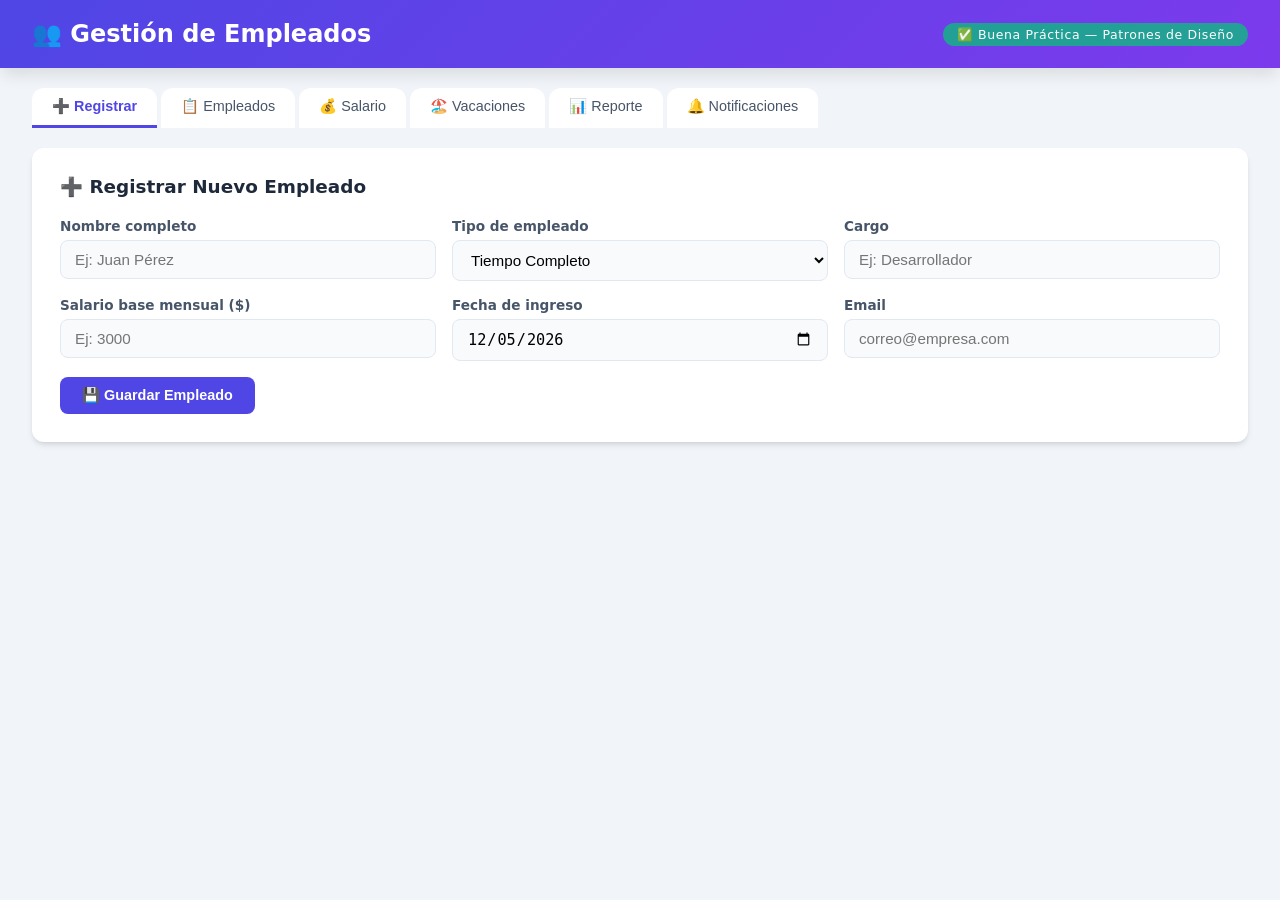
<file: gestion_empleado/buena_practica/index.html>
<!DOCTYPE html>
<html lang="es">
<head>
  <meta charset="UTF-8" />
  <meta name="viewport" content="width=device-width, initial-scale=1.0"/>
  <title>Gestión de Empleados — ✅ Buena Práctica</title>
  <link rel="stylesheet" href="css/style.css"/>
</head>
<body>

<div class="header">
  <h1>👥 Gestión de Empleados</h1>
  <span class="badge buena">✅ Buena Práctica — Patrones de Diseño</span>
</div>

<!-- TABS -->
<div class="tabs">
  <button class="tab-btn active" onclick="showTab('registrar')">➕ Registrar</button>
  <button class="tab-btn" onclick="showTab('empleados')">📋 Empleados</button>
  <button class="tab-btn" onclick="showTab('salario')">💰 Salario</button>
  <button class="tab-btn" onclick="showTab('vacaciones')">🏖️ Vacaciones</button>
  <button class="tab-btn" onclick="showTab('reporte')">📊 Reporte</button>
  <button class="tab-btn" onclick="showTab('notificaciones')">🔔 Notificaciones</button>
</div>

<div class="main">

  <!-- TAB: REGISTRAR -->
  <div id="tab-registrar" class="tab-content active">
    <div class="card">
      <h2>➕ Registrar Nuevo Empleado</h2>
      <div class="form-row">
        <div class="form-group">
          <label>Nombre completo</label>
          <input type="text" id="reg-nombre" placeholder="Ej: Juan Pérez"/>
        </div>
        <div class="form-group">
          <label>Tipo de empleado</label>
          <select id="reg-tipo" onchange="toggleHoras()">
            <option value="tiempo_completo">Tiempo Completo</option>
            <option value="tiempo_parcial">Tiempo Parcial</option>
            <option value="contratista">Contratista</option>
          </select>
        </div>
        <div class="form-group">
          <label>Cargo</label>
          <input type="text" id="reg-cargo" placeholder="Ej: Desarrollador"/>
        </div>
      </div>
      <div class="form-row">
        <div class="form-group">
          <label id="lbl-salario">Salario base mensual ($)</label>
          <input type="number" id="reg-salario" placeholder="Ej: 3000" min="0" step="0.01"/>
        </div>
        <div class="form-group" id="grp-horas">
          <label>Horas por semana</label>
          <input type="number" id="reg-horas" placeholder="Ej: 20" min="1" max="40" value="40"/>
        </div>
        <div class="form-group">
          <label>Fecha de ingreso</label>
          <input type="date" id="reg-fecha"/>
        </div>
        <div class="form-group">
          <label>Email</label>
          <input type="email" id="reg-email" placeholder="correo@empresa.com"/>
        </div>
      </div>
      <button class="btn btn-primary" onclick="registrarEmpleado()">💾 Guardar Empleado</button>
    </div>
  </div>

  <!-- TAB: EMPLEADOS -->
  <div id="tab-empleados" class="tab-content">
    <div class="card">
      <h2>📋 Lista de Empleados <button class="btn btn-outline btn-sm" style="margin-left:auto" onclick="cargarEmpleados()">🔄 Actualizar</button></h2>
      <div class="table-wrap">
        <table>
          <thead><tr><th>#</th><th>Nombre</th><th>Tipo</th><th>Cargo</th><th>Salario Base</th><th>Horas/sem</th><th>Ingreso</th></tr></thead>
          <tbody id="tabla-empleados"><tr><td colspan="7" class="loading"><span class="spinner"></span>Cargando...</td></tr></tbody>
        </table>
      </div>
    </div>
  </div>

  <!-- TAB: SALARIO -->
  <div id="tab-salario" class="tab-content">
    <div class="card">
      <h2>💰 Calcular Salario</h2>
      <div class="form-row">
        <div class="form-group">
          <label>Seleccionar empleado</label>
          <select id="sal-empleado"><option value="">-- Cargando... --</option></select>
        </div>
        <div class="form-group" style="justify-content:flex-end">
          <label>&nbsp;</label>
          <button class="btn btn-primary" onclick="calcularSalario()">⚙️ Calcular</button>
        </div>
      </div>
      <div id="resultado-salario"></div>
    </div>
  </div>

  <!-- TAB: VACACIONES -->
  <div id="tab-vacaciones" class="tab-content">
    <div class="card">
      <h2>🏖️ Solicitar Vacaciones</h2>
      <div class="form-row">
        <div class="form-group">
          <label>Empleado</label>
          <select id="vac-empleado"><option value="">-- Cargando... --</option></select>
        </div>
        <div class="form-group">
          <label>Fecha de inicio</label>
          <input type="date" id="vac-inicio"/>
        </div>
        <div class="form-group">
          <label>Fecha de fin</label>
          <input type="date" id="vac-fin"/>
        </div>
      </div>
      <button class="btn btn-primary" onclick="solicitarVacaciones()">📨 Solicitar</button>
    </div>
    <div class="card" style="margin-top:16px">
      <h2>📅 Historial de Vacaciones <button class="btn btn-outline btn-sm" style="margin-left:auto" onclick="cargarVacaciones()">🔄 Actualizar</button></h2>
      <div class="table-wrap">
        <table>
          <thead><tr><th>Empleado</th><th>Tipo</th><th>Inicio</th><th>Fin</th><th>Días</th><th>Estado</th><th>Acción</th></tr></thead>
          <tbody id="tabla-vacaciones"><tr><td colspan="7" class="loading"><span class="spinner"></span>Cargando...</td></tr></tbody>
        </table>
      </div>
    </div>
  </div>

  <!-- TAB: REPORTE -->
  <div id="tab-reporte" class="tab-content">
    <div class="card">
      <h2>📊 Reporte de Nómina <button class="btn btn-outline btn-sm" style="margin-left:auto" onclick="generarReporte()">🔄 Generar</button></h2>
      <div class="stats" id="stats-reporte">
        <div class="stat-card"><div class="value" id="st-total">—</div><div class="label">Total Empleados</div></div>
        <div class="stat-card green"><div class="value" id="st-nomina">—</div><div class="label">Nómina Total</div></div>
        <div class="stat-card orange"><div class="value" id="st-tc">—</div><div class="label">Tiempo Completo</div></div>
        <div class="stat-card purple"><div class="value" id="st-tp">—</div><div class="label">Tiempo Parcial</div></div>
      </div>
      <div class="table-wrap">
        <table>
          <thead><tr><th>Nombre</th><th>Tipo</th><th>Cargo</th><th>Fórmula aplicada</th><th>Salario Final</th><th>Vacaciones tomadas</th></tr></thead>
          <tbody id="tabla-reporte"><tr><td colspan="6" class="empty"><span class="icon">📊</span>Haz clic en "Generar" para ver el reporte</td></tr></tbody>
        </table>
      </div>
    </div>
  </div>

  <!-- TAB: NOTIFICACIONES -->
  <div id="tab-notificaciones" class="tab-content">
    <div class="card">
      <h2>🔔 Notificaciones <button class="btn btn-outline btn-sm" style="margin-left:auto" onclick="cargarNotificaciones()">🔄 Actualizar</button></h2>
      <div class="noti-list" id="noti-list">
        <div class="loading"><span class="spinner"></span>Cargando...</div>
      </div>
    </div>
  </div>

</div><!-- /main -->

<div id="toast"></div>
<script src="js/app.js"></script>
<script>
  // Configuración específica para la versión BUENA PRÁCTICA
  const API_URL = 'backend/api/index.php';
</script>
</body>
</html>
</file>
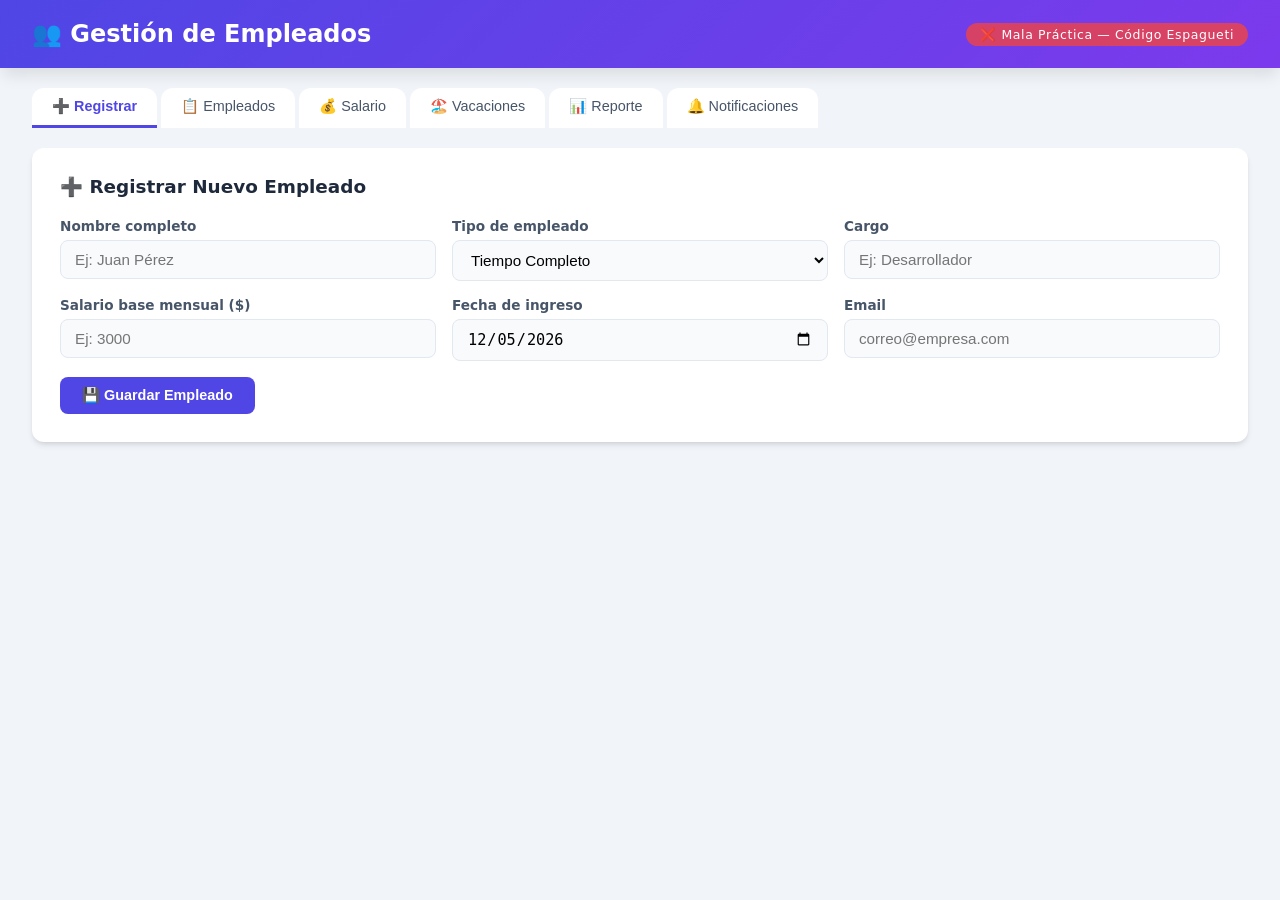
<file: gestion_empleado/mala_practica/index.html>
<!DOCTYPE html>
<html lang="es">
<head>
  <meta charset="UTF-8" />
  <meta name="viewport" content="width=device-width, initial-scale=1.0"/>
  <title>Gestión de Empleados — ❌ Mala Práctica</title>
  <link rel="stylesheet" href="css/style.css"/>
</head>
<body>

<div class="header">
  <h1>👥 Gestión de Empleados</h1>
  <span class="badge mala">❌ Mala Práctica — Código Espagueti</span>
</div>

<!-- TABS -->
<div class="tabs">
  <button class="tab-btn active" onclick="showTab('registrar')">➕ Registrar</button>
  <button class="tab-btn" onclick="showTab('empleados')">📋 Empleados</button>
  <button class="tab-btn" onclick="showTab('salario')">💰 Salario</button>
  <button class="tab-btn" onclick="showTab('vacaciones')">🏖️ Vacaciones</button>
  <button class="tab-btn" onclick="showTab('reporte')">📊 Reporte</button>
  <button class="tab-btn" onclick="showTab('notificaciones')">🔔 Notificaciones</button>
</div>

<div class="main">

  <!-- TAB: REGISTRAR -->
  <div id="tab-registrar" class="tab-content active">
    <div class="card">
      <h2>➕ Registrar Nuevo Empleado</h2>
      <div class="form-row">
        <div class="form-group">
          <label>Nombre completo</label>
          <input type="text" id="reg-nombre" placeholder="Ej: Juan Pérez"/>
        </div>
        <div class="form-group">
          <label>Tipo de empleado</label>
          <select id="reg-tipo" onchange="toggleHoras()">
            <option value="tiempo_completo">Tiempo Completo</option>
            <option value="tiempo_parcial">Tiempo Parcial</option>
            <option value="contratista">Contratista</option>
          </select>
        </div>
        <div class="form-group">
          <label>Cargo</label>
          <input type="text" id="reg-cargo" placeholder="Ej: Desarrollador"/>
        </div>
      </div>
      <div class="form-row">
        <div class="form-group">
          <label id="lbl-salario">Salario base mensual ($)</label>
          <input type="number" id="reg-salario" placeholder="Ej: 3000" min="0" step="0.01"/>
        </div>
        <div class="form-group" id="grp-horas">
          <label>Horas por semana</label>
          <input type="number" id="reg-horas" placeholder="Ej: 20" min="1" max="40" value="40"/>
        </div>
        <div class="form-group">
          <label>Fecha de ingreso</label>
          <input type="date" id="reg-fecha"/>
        </div>
        <div class="form-group">
          <label>Email</label>
          <input type="email" id="reg-email" placeholder="correo@empresa.com"/>
        </div>
      </div>
      <button class="btn btn-primary" onclick="registrarEmpleado()">💾 Guardar Empleado</button>
    </div>
  </div>

  <!-- TAB: EMPLEADOS -->
  <div id="tab-empleados" class="tab-content">
    <div class="card">
      <h2>📋 Lista de Empleados <button class="btn btn-outline btn-sm" style="margin-left:auto" onclick="cargarEmpleados()">🔄 Actualizar</button></h2>
      <div class="table-wrap">
        <table>
          <thead><tr><th>#</th><th>Nombre</th><th>Tipo</th><th>Cargo</th><th>Salario Base</th><th>Horas/sem</th><th>Ingreso</th></tr></thead>
          <tbody id="tabla-empleados"><tr><td colspan="7" class="loading"><span class="spinner"></span>Cargando...</td></tr></tbody>
        </table>
      </div>
    </div>
  </div>

  <!-- TAB: SALARIO -->
  <div id="tab-salario" class="tab-content">
    <div class="card">
      <h2>💰 Calcular Salario</h2>
      <div class="form-row">
        <div class="form-group">
          <label>Seleccionar empleado</label>
          <select id="sal-empleado"><option value="">-- Cargando... --</option></select>
        </div>
        <div class="form-group" style="justify-content:flex-end">
          <label>&nbsp;</label>
          <button class="btn btn-primary" onclick="calcularSalario()">⚙️ Calcular</button>
        </div>
      </div>
      <div id="resultado-salario"></div>
    </div>
  </div>

  <!-- TAB: VACACIONES -->
  <div id="tab-vacaciones" class="tab-content">
    <div class="card">
      <h2>🏖️ Solicitar Vacaciones</h2>
      <div class="form-row">
        <div class="form-group">
          <label>Empleado</label>
          <select id="vac-empleado"><option value="">-- Cargando... --</option></select>
        </div>
        <div class="form-group">
          <label>Fecha de inicio</label>
          <input type="date" id="vac-inicio"/>
        </div>
        <div class="form-group">
          <label>Fecha de fin</label>
          <input type="date" id="vac-fin"/>
        </div>
      </div>
      <button class="btn btn-primary" onclick="solicitarVacaciones()">📨 Solicitar</button>
    </div>
    <div class="card" style="margin-top:16px">
      <h2>📅 Historial de Vacaciones <button class="btn btn-outline btn-sm" style="margin-left:auto" onclick="cargarVacaciones()">🔄 Actualizar</button></h2>
      <div class="table-wrap">
        <table>
          <thead><tr><th>Empleado</th><th>Tipo</th><th>Inicio</th><th>Fin</th><th>Días</th><th>Estado</th><th>Acción</th></tr></thead>
          <tbody id="tabla-vacaciones"><tr><td colspan="7" class="loading"><span class="spinner"></span>Cargando...</td></tr></tbody>
        </table>
      </div>
    </div>
  </div>

  <!-- TAB: REPORTE -->
  <div id="tab-reporte" class="tab-content">
    <div class="card">
      <h2>📊 Reporte de Nómina <button class="btn btn-outline btn-sm" style="margin-left:auto" onclick="generarReporte()">🔄 Generar</button></h2>
      <div class="stats" id="stats-reporte">
        <div class="stat-card"><div class="value" id="st-total">—</div><div class="label">Total Empleados</div></div>
        <div class="stat-card green"><div class="value" id="st-nomina">—</div><div class="label">Nómina Total</div></div>
        <div class="stat-card orange"><div class="value" id="st-tc">—</div><div class="label">Tiempo Completo</div></div>
        <div class="stat-card purple"><div class="value" id="st-tp">—</div><div class="label">Tiempo Parcial</div></div>
      </div>
      <div class="table-wrap">
        <table>
          <thead><tr><th>Nombre</th><th>Tipo</th><th>Cargo</th><th>Fórmula aplicada</th><th>Salario Final</th><th>Vacaciones tomadas</th></tr></thead>
          <tbody id="tabla-reporte"><tr><td colspan="6" class="empty"><span class="icon">📊</span>Haz clic en "Generar" para ver el reporte</td></tr></tbody>
        </table>
      </div>
    </div>
  </div>

  <!-- TAB: NOTIFICACIONES -->
  <div id="tab-notificaciones" class="tab-content">
    <div class="card">
      <h2>🔔 Notificaciones <button class="btn btn-outline btn-sm" style="margin-left:auto" onclick="cargarNotificaciones()">🔄 Actualizar</button></h2>
      <div class="noti-list" id="noti-list">
        <div class="loading"><span class="spinner"></span>Cargando...</div>
      </div>
    </div>
  </div>

</div><!-- /main -->

<div id="toast"></div>
<script src="js/app.js"></script>
<script>
  // Configuración específica para la versión MALA PRÁCTICA
  const API_URL = 'backend/todo.php';
</script>
</body>
</html>
</file>
<file: gestion_empleado/buena_practica/css/style.css>
/* =====================================================
   GESTIÓN DE EMPLEADOS — Stylesheet compartido
   ===================================================== */
*, *::before, *::after { box-sizing: border-box; margin: 0; padding: 0; }

:root {
  --primary:    #4f46e5;
  --primary-d:  #3730a3;
  --success:    #10b981;
  --warning:    #f59e0b;
  --danger:     #ef4444;
  --info:       #3b82f6;
  --gray-50:    #f8fafc;
  --gray-100:   #f1f5f9;
  --gray-200:   #e2e8f0;
  --gray-400:   #94a3b8;
  --gray-600:   #475569;
  --gray-800:   #1e293b;
  --shadow:     0 4px 6px -1px rgb(0 0 0/0.1), 0 2px 4px -2px rgb(0 0 0/0.1);
  --shadow-lg:  0 10px 15px -3px rgb(0 0 0/0.1);
  --radius:     12px;
  --transition: 0.2s ease;
}

body {
  font-family: 'Segoe UI', system-ui, -apple-system, sans-serif;
  background: var(--gray-100);
  color: var(--gray-800);
  min-height: 100vh;
}

/* ── HEADER ─────────────────────────────────────── */
.header {
  background: linear-gradient(135deg, #4f46e5, #7c3aed);
  color: white;
  padding: 20px 32px;
  display: flex;
  align-items: center;
  justify-content: space-between;
  box-shadow: var(--shadow-lg);
}
.header h1 { font-size: 1.5rem; font-weight: 700; }
.header .badge {
  background: rgba(255,255,255,0.2);
  border-radius: 20px;
  padding: 4px 14px;
  font-size: 0.78rem;
  letter-spacing: 0.05em;
}
.badge.mala   { background: #ef4444cc; }
.badge.buena  { background: #10b981cc; }

/* ── TABS ───────────────────────────────────────── */
.tabs {
  display: flex;
  gap: 4px;
  padding: 20px 32px 0;
  overflow-x: auto;
}
.tab-btn {
  padding: 10px 20px;
  border: none;
  background: white;
  border-radius: var(--radius) var(--radius) 0 0;
  cursor: pointer;
  font-size: 0.9rem;
  font-weight: 500;
  color: var(--gray-600);
  transition: var(--transition);
  white-space: nowrap;
  border-bottom: 3px solid transparent;
}
.tab-btn:hover  { color: var(--primary); }
.tab-btn.active { color: var(--primary); border-bottom-color: var(--primary); font-weight: 700; }

/* ── MAIN CONTENT ───────────────────────────────── */
.main {
  padding: 0 32px 40px;
}
.tab-content { display: none; }
.tab-content.active { display: block; }

/* ── CARDS ──────────────────────────────────────── */
.card {
  background: white;
  border-radius: var(--radius);
  padding: 28px;
  box-shadow: var(--shadow);
  margin-top: 20px;
}
.card h2 {
  font-size: 1.15rem;
  font-weight: 700;
  margin-bottom: 20px;
  color: var(--gray-800);
  display: flex;
  align-items: center;
  gap: 8px;
}
.grid-2 { display: grid; grid-template-columns: 1fr 1fr; gap: 16px; }
.grid-3 { display: grid; grid-template-columns: repeat(3,1fr); gap: 16px; }

/* ── FORMS ──────────────────────────────────────── */
.form-group { display: flex; flex-direction: column; gap: 6px; }
.form-group label { font-size: 0.85rem; font-weight: 600; color: var(--gray-600); }
.form-group input,
.form-group select {
  padding: 10px 14px;
  border: 1.5px solid var(--gray-200);
  border-radius: 8px;
  font-size: 0.95rem;
  transition: var(--transition);
  background: var(--gray-50);
}
.form-group input:focus,
.form-group select:focus {
  outline: none;
  border-color: var(--primary);
  background: white;
  box-shadow: 0 0 0 3px rgba(79,70,229,0.12);
}
.form-row { display: grid; grid-template-columns: repeat(auto-fit, minmax(200px, 1fr)); gap: 16px; margin-bottom: 16px; }

/* ── BUTTONS ────────────────────────────────────── */
.btn {
  padding: 10px 22px;
  border: none;
  border-radius: 8px;
  cursor: pointer;
  font-weight: 600;
  font-size: 0.9rem;
  transition: var(--transition);
  display: inline-flex;
  align-items: center;
  gap: 6px;
}
.btn-primary  { background: var(--primary);  color: white; }
.btn-primary:hover  { background: var(--primary-d); transform: translateY(-1px); }
.btn-success  { background: var(--success);  color: white; }
.btn-success:hover  { opacity: 0.9; }
.btn-danger   { background: var(--danger);   color: white; }
.btn-danger:hover   { opacity: 0.9; }
.btn-sm { padding: 6px 12px; font-size: 0.8rem; }
.btn-outline {
  background: transparent;
  border: 1.5px solid var(--primary);
  color: var(--primary);
}
.btn-outline:hover { background: var(--primary); color: white; }

/* ── TABLE ──────────────────────────────────────── */
.table-wrap { overflow-x: auto; }
table { width: 100%; border-collapse: collapse; font-size: 0.9rem; }
thead th {
  background: var(--gray-50);
  padding: 12px 16px;
  text-align: left;
  font-size: 0.8rem;
  font-weight: 700;
  text-transform: uppercase;
  letter-spacing: 0.05em;
  color: var(--gray-600);
  border-bottom: 2px solid var(--gray-200);
}
tbody td {
  padding: 13px 16px;
  border-bottom: 1px solid var(--gray-100);
  vertical-align: middle;
}
tbody tr:hover { background: var(--gray-50); }
tbody tr:last-child td { border-bottom: none; }

/* ── BADGES / PILLS ─────────────────────────────── */
.pill {
  display: inline-block;
  padding: 3px 10px;
  border-radius: 20px;
  font-size: 0.75rem;
  font-weight: 600;
}
.pill-tc  { background: #dbeafe; color: #1d4ed8; }
.pill-tp  { background: #fef3c7; color: #92400e; }
.pill-ct  { background: #ede9fe; color: #5b21b6; }
.pill-ok  { background: #d1fae5; color: #065f46; }
.pill-pen { background: #fef3c7; color: #92400e; }
.pill-rej { background: #fee2e2; color: #991b1b; }

/* ── STAT CARDS ─────────────────────────────────── */
.stats { display: grid; grid-template-columns: repeat(auto-fit, minmax(180px,1fr)); gap: 16px; margin-bottom: 20px; }
.stat-card {
  background: white;
  border-radius: var(--radius);
  padding: 20px;
  box-shadow: var(--shadow);
  text-align: center;
  border-top: 4px solid var(--primary);
}
.stat-card.green  { border-top-color: var(--success); }
.stat-card.orange { border-top-color: var(--warning); }
.stat-card.purple { border-top-color: #7c3aed; }
.stat-card .value { font-size: 2rem; font-weight: 800; color: var(--gray-800); }
.stat-card .label { font-size: 0.8rem; color: var(--gray-600); margin-top: 4px; }

/* ── SALARIO RESULT ─────────────────────────────── */
.salario-result {
  background: linear-gradient(135deg,#f0fdf4,#dcfce7);
  border: 1.5px solid #86efac;
  border-radius: var(--radius);
  padding: 20px;
  margin-top: 16px;
}
.salario-result h3 { color: #065f46; margin-bottom: 12px; }
.salario-row { display: flex; justify-content: space-between; padding: 6px 0; border-bottom: 1px dashed #bbf7d0; font-size: 0.9rem; }
.salario-row:last-child { border-bottom: none; font-weight: 700; font-size: 1rem; }

/* ── NOTIFICACIONES ─────────────────────────────── */
.noti-list { display: flex; flex-direction: column; gap: 10px; }
.noti-item {
  display: flex;
  align-items: flex-start;
  gap: 12px;
  padding: 14px;
  border-radius: 10px;
  background: var(--gray-50);
  border: 1px solid var(--gray-200);
  transition: var(--transition);
}
.noti-item.unread { background: #eef2ff; border-color: #c7d2fe; }
.noti-item .icon { font-size: 1.3rem; flex-shrink: 0; }
.noti-item .body { flex: 1; }
.noti-item .msg  { font-size: 0.9rem; font-weight: 500; }
.noti-item .time { font-size: 0.75rem; color: var(--gray-400); margin-top: 3px; }

/* ── TOAST ──────────────────────────────────────── */
#toast {
  position: fixed;
  bottom: 24px; right: 24px;
  padding: 14px 20px;
  border-radius: 10px;
  color: white;
  font-weight: 600;
  font-size: 0.9rem;
  box-shadow: var(--shadow-lg);
  transform: translateY(80px);
  opacity: 0;
  transition: all 0.3s ease;
  z-index: 9999;
  max-width: 340px;
}
#toast.show { transform: translateY(0); opacity: 1; }
#toast.success { background: var(--success); }
#toast.error   { background: var(--danger); }
#toast.info    { background: var(--info); }

/* ── LOADING ────────────────────────────────────── */
.loading {
  text-align: center;
  padding: 40px;
  color: var(--gray-400);
  font-size: 0.95rem;
}
.spinner {
  display: inline-block;
  width: 24px; height: 24px;
  border: 3px solid var(--gray-200);
  border-top-color: var(--primary);
  border-radius: 50%;
  animation: spin 0.8s linear infinite;
  margin-right: 8px;
  vertical-align: middle;
}
@keyframes spin { to { transform: rotate(360deg); } }

/* ── EMPTY STATE ────────────────────────────────── */
.empty {
  text-align: center;
  padding: 60px 20px;
  color: var(--gray-400);
}
.empty .icon { font-size: 3rem; display: block; margin-bottom: 12px; }

/* ── RESPONSIVE ─────────────────────────────────── */
@media (max-width: 768px) {
  .header { padding: 16px; flex-direction: column; gap: 8px; text-align: center; }
  .tabs   { padding: 16px 16px 0; }
  .main   { padding: 0 16px 32px; }
  .grid-2, .grid-3 { grid-template-columns: 1fr; }
}
</file>
<file: gestion_empleado/mala_practica/css/style.css>
/* =====================================================
   GESTIÓN DE EMPLEADOS — Stylesheet compartido
   ===================================================== */
*, *::before, *::after { box-sizing: border-box; margin: 0; padding: 0; }

:root {
  --primary:    #4f46e5;
  --primary-d:  #3730a3;
  --success:    #10b981;
  --warning:    #f59e0b;
  --danger:     #ef4444;
  --info:       #3b82f6;
  --gray-50:    #f8fafc;
  --gray-100:   #f1f5f9;
  --gray-200:   #e2e8f0;
  --gray-400:   #94a3b8;
  --gray-600:   #475569;
  --gray-800:   #1e293b;
  --shadow:     0 4px 6px -1px rgb(0 0 0/0.1), 0 2px 4px -2px rgb(0 0 0/0.1);
  --shadow-lg:  0 10px 15px -3px rgb(0 0 0/0.1);
  --radius:     12px;
  --transition: 0.2s ease;
}

body {
  font-family: 'Segoe UI', system-ui, -apple-system, sans-serif;
  background: var(--gray-100);
  color: var(--gray-800);
  min-height: 100vh;
}

/* ── HEADER ─────────────────────────────────────── */
.header {
  background: linear-gradient(135deg, #4f46e5, #7c3aed);
  color: white;
  padding: 20px 32px;
  display: flex;
  align-items: center;
  justify-content: space-between;
  box-shadow: var(--shadow-lg);
}
.header h1 { font-size: 1.5rem; font-weight: 700; }
.header .badge {
  background: rgba(255,255,255,0.2);
  border-radius: 20px;
  padding: 4px 14px;
  font-size: 0.78rem;
  letter-spacing: 0.05em;
}
.badge.mala   { background: #ef4444cc; }
.badge.buena  { background: #10b981cc; }

/* ── TABS ───────────────────────────────────────── */
.tabs {
  display: flex;
  gap: 4px;
  padding: 20px 32px 0;
  overflow-x: auto;
}
.tab-btn {
  padding: 10px 20px;
  border: none;
  background: white;
  border-radius: var(--radius) var(--radius) 0 0;
  cursor: pointer;
  font-size: 0.9rem;
  font-weight: 500;
  color: var(--gray-600);
  transition: var(--transition);
  white-space: nowrap;
  border-bottom: 3px solid transparent;
}
.tab-btn:hover  { color: var(--primary); }
.tab-btn.active { color: var(--primary); border-bottom-color: var(--primary); font-weight: 700; }

/* ── MAIN CONTENT ───────────────────────────────── */
.main {
  padding: 0 32px 40px;
}
.tab-content { display: none; }
.tab-content.active { display: block; }

/* ── CARDS ──────────────────────────────────────── */
.card {
  background: white;
  border-radius: var(--radius);
  padding: 28px;
  box-shadow: var(--shadow);
  margin-top: 20px;
}
.card h2 {
  font-size: 1.15rem;
  font-weight: 700;
  margin-bottom: 20px;
  color: var(--gray-800);
  display: flex;
  align-items: center;
  gap: 8px;
}
.grid-2 { display: grid; grid-template-columns: 1fr 1fr; gap: 16px; }
.grid-3 { display: grid; grid-template-columns: repeat(3,1fr); gap: 16px; }

/* ── FORMS ──────────────────────────────────────── */
.form-group { display: flex; flex-direction: column; gap: 6px; }
.form-group label { font-size: 0.85rem; font-weight: 600; color: var(--gray-600); }
.form-group input,
.form-group select {
  padding: 10px 14px;
  border: 1.5px solid var(--gray-200);
  border-radius: 8px;
  font-size: 0.95rem;
  transition: var(--transition);
  background: var(--gray-50);
}
.form-group input:focus,
.form-group select:focus {
  outline: none;
  border-color: var(--primary);
  background: white;
  box-shadow: 0 0 0 3px rgba(79,70,229,0.12);
}
.form-row { display: grid; grid-template-columns: repeat(auto-fit, minmax(200px, 1fr)); gap: 16px; margin-bottom: 16px; }

/* ── BUTTONS ────────────────────────────────────── */
.btn {
  padding: 10px 22px;
  border: none;
  border-radius: 8px;
  cursor: pointer;
  font-weight: 600;
  font-size: 0.9rem;
  transition: var(--transition);
  display: inline-flex;
  align-items: center;
  gap: 6px;
}
.btn-primary  { background: var(--primary);  color: white; }
.btn-primary:hover  { background: var(--primary-d); transform: translateY(-1px); }
.btn-success  { background: var(--success);  color: white; }
.btn-success:hover  { opacity: 0.9; }
.btn-danger   { background: var(--danger);   color: white; }
.btn-danger:hover   { opacity: 0.9; }
.btn-sm { padding: 6px 12px; font-size: 0.8rem; }
.btn-outline {
  background: transparent;
  border: 1.5px solid var(--primary);
  color: var(--primary);
}
.btn-outline:hover { background: var(--primary); color: white; }

/* ── TABLE ──────────────────────────────────────── */
.table-wrap { overflow-x: auto; }
table { width: 100%; border-collapse: collapse; font-size: 0.9rem; }
thead th {
  background: var(--gray-50);
  padding: 12px 16px;
  text-align: left;
  font-size: 0.8rem;
  font-weight: 700;
  text-transform: uppercase;
  letter-spacing: 0.05em;
  color: var(--gray-600);
  border-bottom: 2px solid var(--gray-200);
}
tbody td {
  padding: 13px 16px;
  border-bottom: 1px solid var(--gray-100);
  vertical-align: middle;
}
tbody tr:hover { background: var(--gray-50); }
tbody tr:last-child td { border-bottom: none; }

/* ── BADGES / PILLS ─────────────────────────────── */
.pill {
  display: inline-block;
  padding: 3px 10px;
  border-radius: 20px;
  font-size: 0.75rem;
  font-weight: 600;
}
.pill-tc  { background: #dbeafe; color: #1d4ed8; }
.pill-tp  { background: #fef3c7; color: #92400e; }
.pill-ct  { background: #ede9fe; color: #5b21b6; }
.pill-ok  { background: #d1fae5; color: #065f46; }
.pill-pen { background: #fef3c7; color: #92400e; }
.pill-rej { background: #fee2e2; color: #991b1b; }

/* ── STAT CARDS ─────────────────────────────────── */
.stats { display: grid; grid-template-columns: repeat(auto-fit, minmax(180px,1fr)); gap: 16px; margin-bottom: 20px; }
.stat-card {
  background: white;
  border-radius: var(--radius);
  padding: 20px;
  box-shadow: var(--shadow);
  text-align: center;
  border-top: 4px solid var(--primary);
}
.stat-card.green  { border-top-color: var(--success); }
.stat-card.orange { border-top-color: var(--warning); }
.stat-card.purple { border-top-color: #7c3aed; }
.stat-card .value { font-size: 2rem; font-weight: 800; color: var(--gray-800); }
.stat-card .label { font-size: 0.8rem; color: var(--gray-600); margin-top: 4px; }

/* ── SALARIO RESULT ─────────────────────────────── */
.salario-result {
  background: linear-gradient(135deg,#f0fdf4,#dcfce7);
  border: 1.5px solid #86efac;
  border-radius: var(--radius);
  padding: 20px;
  margin-top: 16px;
}
.salario-result h3 { color: #065f46; margin-bottom: 12px; }
.salario-row { display: flex; justify-content: space-between; padding: 6px 0; border-bottom: 1px dashed #bbf7d0; font-size: 0.9rem; }
.salario-row:last-child { border-bottom: none; font-weight: 700; font-size: 1rem; }

/* ── NOTIFICACIONES ─────────────────────────────── */
.noti-list { display: flex; flex-direction: column; gap: 10px; }
.noti-item {
  display: flex;
  align-items: flex-start;
  gap: 12px;
  padding: 14px;
  border-radius: 10px;
  background: var(--gray-50);
  border: 1px solid var(--gray-200);
  transition: var(--transition);
}
.noti-item.unread { background: #eef2ff; border-color: #c7d2fe; }
.noti-item .icon { font-size: 1.3rem; flex-shrink: 0; }
.noti-item .body { flex: 1; }
.noti-item .msg  { font-size: 0.9rem; font-weight: 500; }
.noti-item .time { font-size: 0.75rem; color: var(--gray-400); margin-top: 3px; }

/* ── TOAST ──────────────────────────────────────── */
#toast {
  position: fixed;
  bottom: 24px; right: 24px;
  padding: 14px 20px;
  border-radius: 10px;
  color: white;
  font-weight: 600;
  font-size: 0.9rem;
  box-shadow: var(--shadow-lg);
  transform: translateY(80px);
  opacity: 0;
  transition: all 0.3s ease;
  z-index: 9999;
  max-width: 340px;
}
#toast.show { transform: translateY(0); opacity: 1; }
#toast.success { background: var(--success); }
#toast.error   { background: var(--danger); }
#toast.info    { background: var(--info); }

/* ── LOADING ────────────────────────────────────── */
.loading {
  text-align: center;
  padding: 40px;
  color: var(--gray-400);
  font-size: 0.95rem;
}
.spinner {
  display: inline-block;
  width: 24px; height: 24px;
  border: 3px solid var(--gray-200);
  border-top-color: var(--primary);
  border-radius: 50%;
  animation: spin 0.8s linear infinite;
  margin-right: 8px;
  vertical-align: middle;
}
@keyframes spin { to { transform: rotate(360deg); } }

/* ── EMPTY STATE ────────────────────────────────── */
.empty {
  text-align: center;
  padding: 60px 20px;
  color: var(--gray-400);
}
.empty .icon { font-size: 3rem; display: block; margin-bottom: 12px; }

/* ── RESPONSIVE ─────────────────────────────────── */
@media (max-width: 768px) {
  .header { padding: 16px; flex-direction: column; gap: 8px; text-align: center; }
  .tabs   { padding: 16px 16px 0; }
  .main   { padding: 0 16px 32px; }
  .grid-2, .grid-3 { grid-template-columns: 1fr; }
}
</file>
